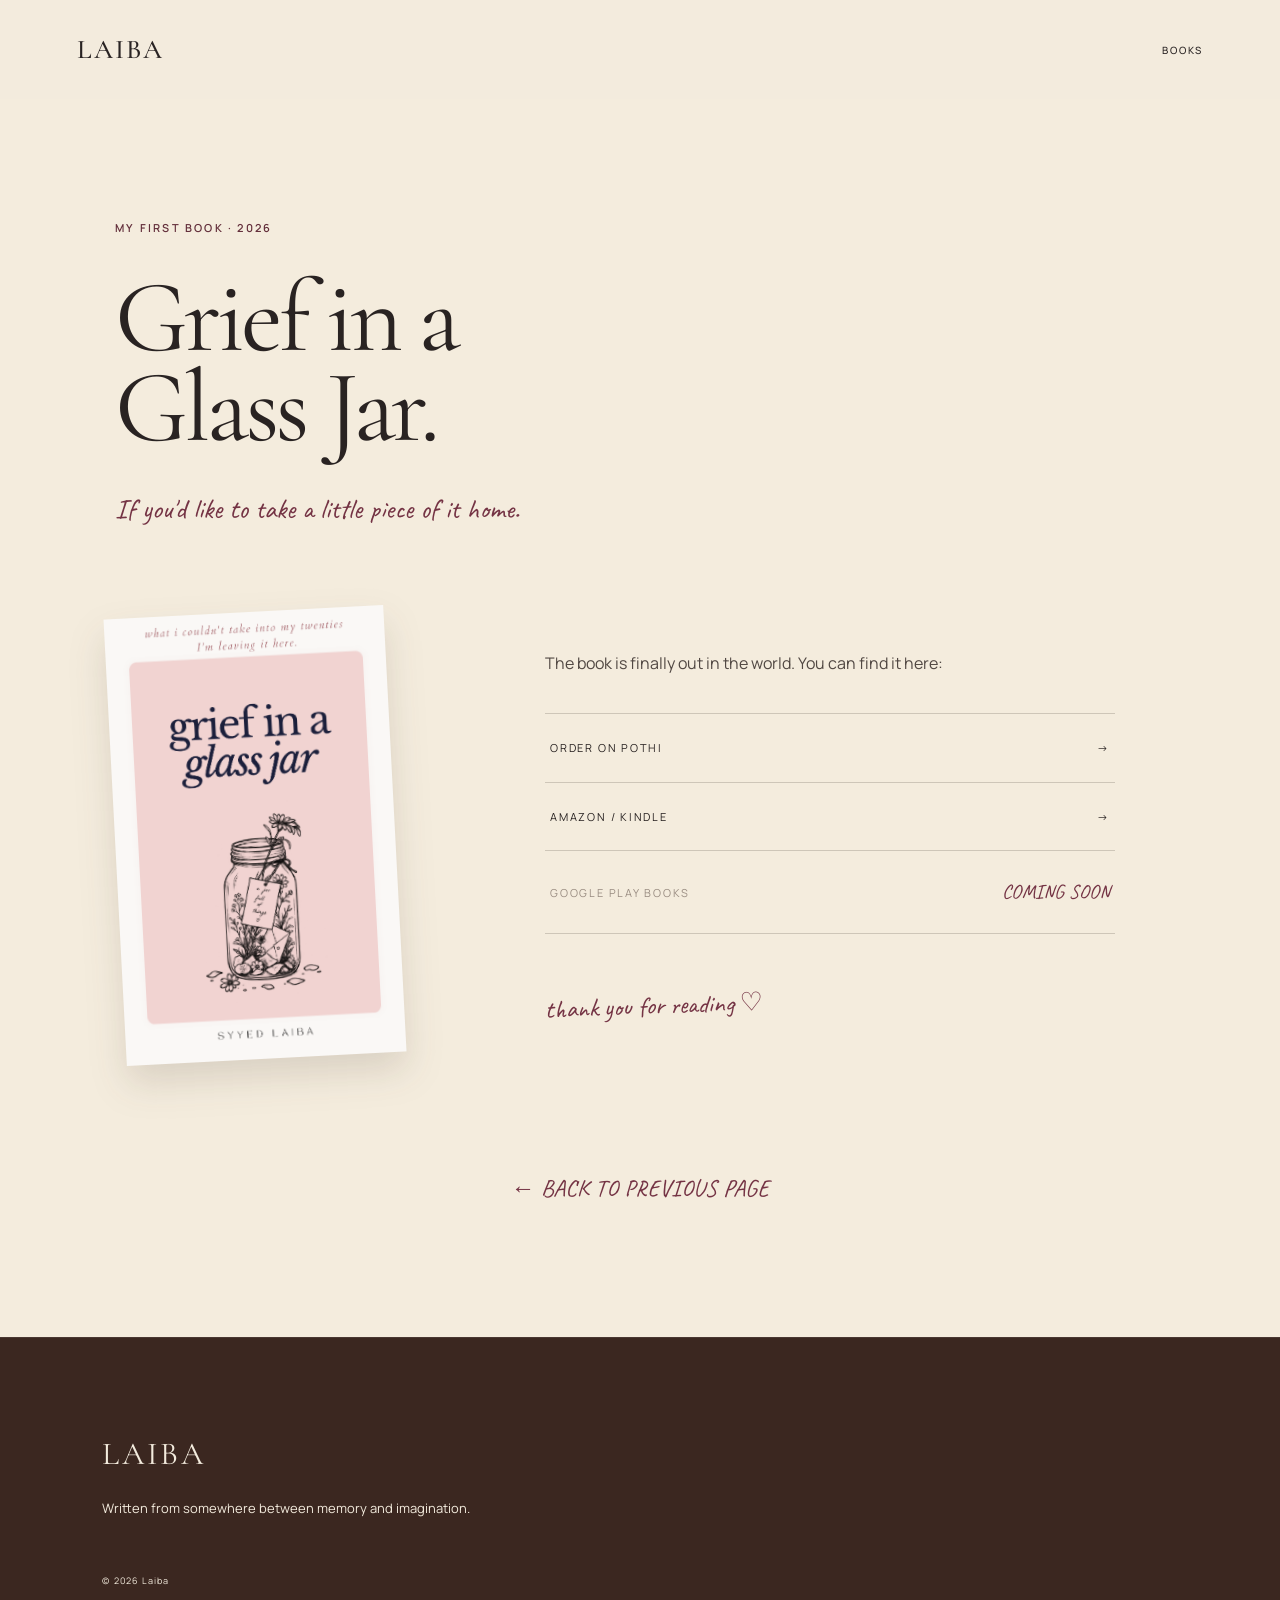
<file: book.html>
<!DOCTYPE html>
<html lang="en">

<head>
    <meta charset="UTF-8">
    <meta name="viewport" content="width=device-width, initial-scale=1.0">

    <title>Grief in a Glass Jar | Laiba</title>

    <link rel="preconnect" href="https://fonts.googleapis.com">
    <link rel="preconnect" href="https://fonts.gstatic.com" crossorigin>

    <link href="https://fonts.googleapis.com/css2?family=Caveat:wght@400;500&family=Cormorant+Garamond:wght@400;500;600&family=Manrope:wght@400;500;600&display=swap" rel="stylesheet">

    <link rel="stylesheet" href="style.css">
</head>

<body>

    <header class="navbar">

        <a href="index.html" class="logo">LAIBA</a>

        <nav>
            <a href="index.html#book">BOOKS</a>

    </header>


    <main class="book-links-page">

        <p class="section-label">
            MY FIRST BOOK · 2026
        </p>

        <h1>
            Grief in a<br>
            Glass Jar.
        </h1>

        <p class="book-links-note">
            If you'd like to take a little piece of it home.
        </p>


        <div class="book-links-layout">

            <div class="book-links-cover">

                <img
                    src="assets/images/grief in a glass jar.png"
                    alt="Grief in a Glass Jar by Syed Laiba"
                >

            </div>


            <div class="book-links-content">

                <p class="book-links-intro">
                    The book is finally out in the world.
                    You can find it here:
                </p>


                <div class="book-store-links">

                    <a
                        href="https://store.pothi.com/book/syyed-laiba-grief-glass-jar/"
                        target="_blank"
                        rel="noopener"
                        class="book-store-link"
                    >
                        <span>
                            ORDER ON POTHI
                        </span>

                        <span>→</span>
                    </a>


                    <a
                        href="https://a.co/d/0iZqMCQK"
                        target="_blank"
                        rel="noopener"
                        class="book-store-link"
                    >
                        <span>
                            AMAZON / KINDLE
                        </span>

                        <span>→</span>
                    </a>


                    <div class="book-store-link coming-soon">

                        <span>
                            GOOGLE PLAY BOOKS
                        </span>

                        <span>
                            COMING SOON
                        </span>

                    </div>

                </div>


                <p class="book-links-handwritten">
                    thank you for reading ♡
                </p>

            </div>

        </div>


        <a href="index.html#book" class="book-back">
            ← BACK TO PREVIOUS PAGE
        </a>

    </main>


    <footer>

        <div class="footer-name">
            LAIBA
        </div>

        <p class="footer-line">
            Written from somewhere between
            memory and imagination.
        </p>

        <div class="footer-bottom">

            <span>© 2026 Laiba</span>

        </div>

    </footer>

</body>

</html>
</file>
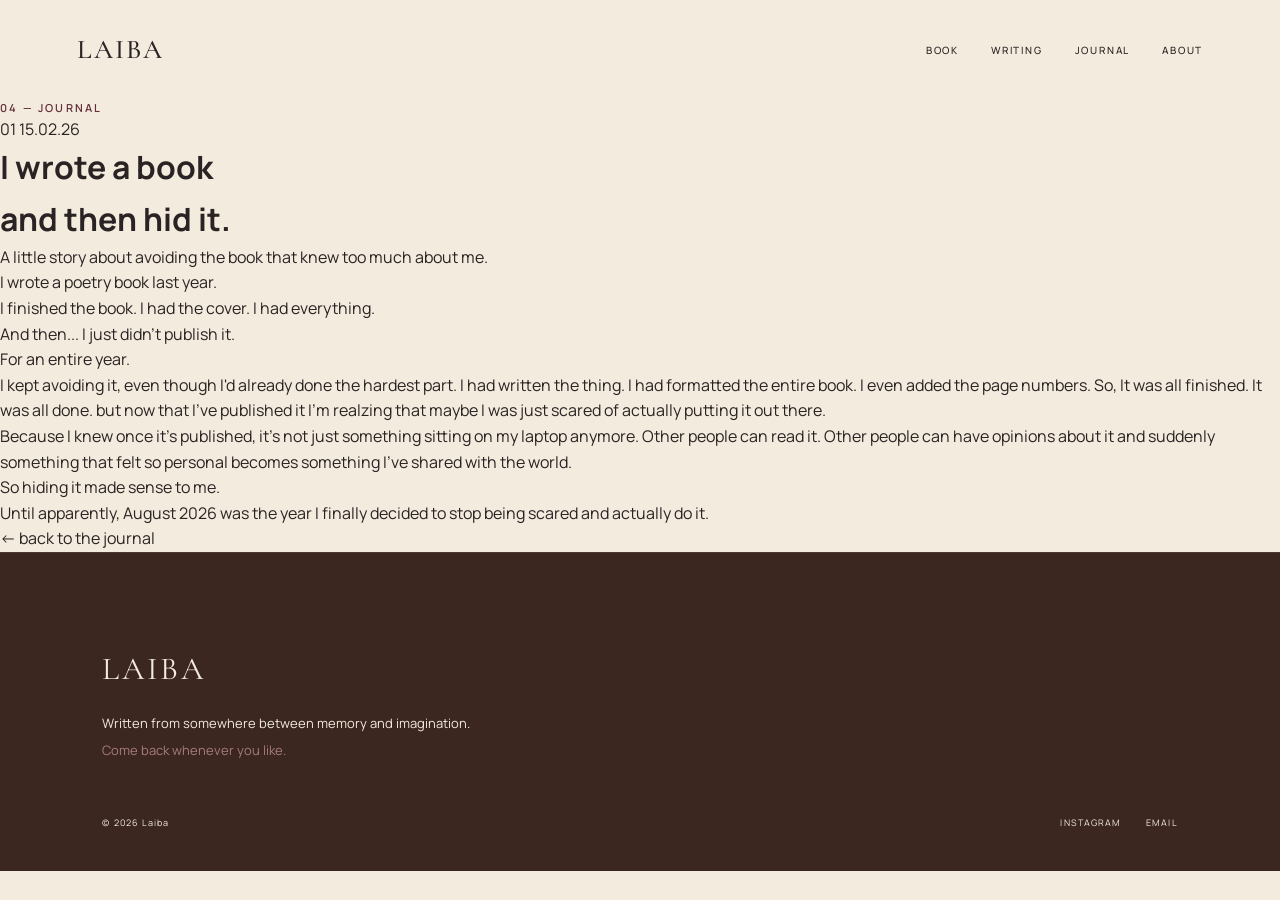
<file: journal-01.html>
<!DOCTYPE html>
<html lang="en">

<head>

    <meta charset="UTF-8">

    <meta name="viewport" content="width=device-width, initial-scale=1.0">

    <title>I wrote a book and then hid it. | Laiba</title>

    <link rel="preconnect" href="https://fonts.googleapis.com">
    <link rel="preconnect" href="https://fonts.gstatic.com" crossorigin>

    <link href="https://fonts.googleapis.com/css2?family=Caveat:wght@400;500&family=Cormorant+Garamond:wght@400;500;600&family=Manrope:wght@400;500;600&display=swap" rel="stylesheet">

    <link rel="stylesheet" href="style.css">

</head>


<body class="journal-page">


    <!-- NAVIGATION -->

    <header class="navbar">

        <a href="index.html" class="logo">
            LAIBA
        </a>

        <nav>

            <a href="index.html#book">
                BOOK
            </a>

            <a href="index.html#writing">
                WRITING
            </a>

            <a href="index.html#journal">
                JOURNAL
            </a>

            <a href="index.html#about">
                ABOUT
            </a>

        </nav>

    </header>



    <!-- JOURNAL ARTICLE -->

    <main class="journal-article">

        <p class="section-label">
            04 — JOURNAL
        </p>


        <div class="journal-article-meta">

            <span>
                01
            </span>

            <span>
                15.02.26
            </span>

        </div>


        <h1>
            I wrote a book<br>
            and then hid it.
        </h1>


        <p class="journal-article-intro">
            A little story about avoiding the book
            that knew too much about me.
        </p>


        <div class="journal-divider"></div>


       <article class="journal-writing">

    <p>
        I wrote a poetry book last year.
    </p>


    <p>
        I finished the book.
        I had the cover.
        I had everything.
    </p>


    <p>
        And then... I just didn't publish it.
    </p>


    <p>
        For an entire year.
    </p>


    <p>
        I kept avoiding it, even though I'd already
        done the hardest part.
        I had written the thing. I had formatted the entire book. I even added the page numbers.
        So, It was all finished. It was all done. but now that I've published it I'm realzing that maybe I was just scared of actually
        putting it out there.
    </p>


    <p>
        Because I knew once it's published, it's not just
        something sitting on my laptop anymore. Other people can read it.
        Other people can have opinions about it and suddenly something that felt so personal
        becomes something I've shared with the world.
    </p>


    <p>
        So hiding it made sense to me.
    </p>


    <p>
        Until apparently, August 2026 was the year
        I finally decided to stop being scared
        and actually do it.
    </p>

</article>

        <div class="journal-back">

            <a href="index.html#journal">
                ← back to the journal
            </a>

        </div>

    </main>



    <!-- FOOTER -->

    <footer>

        <div class="footer-name">
            LAIBA
        </div>

        <p class="footer-line">
            Written from somewhere between
            memory and imagination.
        </p>

        <p class="footer-goodbye">
            Come back whenever you like.
        </p>

        <div class="footer-bottom">

            <span>
                © 2026 Laiba
            </span>

            <div class="footer-links">

                <a href="#" target="_blank">
                    INSTAGRAM
                </a>

                <a href="mailto:thesyyedlaiba@email.com">
                    EMAIL
                </a>

            </div>

        </div>

    </footer>


</body>

</html>
</file>
<file: style.css>
:root {
    --paper: #F3EBDD;
    --ink: #292323;
    --cocoa: #463735;
    --wine: #632F3B;
    --rose: #A77B7B;
    --gold: #D7B978;
}


* {
    margin: 0;
    padding: 0;
    box-sizing: border-box;
}


html {
    scroll-behavior: smooth;
}


body {
    background: var(--paper);
    color: var(--ink);
    font-family: "Manrope", sans-serif;
    line-height: 1.6;
}
h2,
h3 {
    font-family: "Cormorant Garamond", serif;
    font-weight: 400;
}
a {
    color: inherit;
    text-decoration: none;
}


/* NAVIGATION */

.navbar {
    width: 100%;
    padding: 28px 6vw;

    display: flex;
    justify-content: space-between;
    align-items: center;
}


.logo {
    font-family: "Cormorant Garamond", serif;
    font-size: 27px;
    font-weight: 500;
    letter-spacing: 0.08em;
}


nav {
    display: flex;
    gap: 32px;
}


nav a {
    font-family: "Manrope", sans-serif;
    font-size: 10px;
    font-weight: 500;
    letter-spacing: 0.18em;
}

nav a:hover {
    color: var(--wine);
}


/* HERO */

.hero {
    min-height: 88vh;
    padding: 8vh 6vw;

    display: grid;
    grid-template-columns: 1fr 1fr;

    align-items: center;
    gap: 8vw;
}


.eyebrow,
.section-label {
    font-family: "Manrope", sans-serif;
    font-size: 11px;
    font-weight: 600;
    letter-spacing: 0.2em;
    color: var(--wine);
}

.intro .section-label {
    color: var(--gold);
    font-size: 11px;
}
.hero h1 {
    margin-top: 25px;

    font-family: "Cormorant Garamond", serif;
    font-size: clamp(55px, 7vw, 105px);
    font-weight: 400;
    line-height: 0.88;
    letter-spacing: -0.025em;
}


.hero-description {
    max-width: 420px;
    margin-top: 38px;

    font-family: "Manrope", sans-serif;
    font-size: 15px;
    line-height: 1.8;

    color: var(--cocoa);
}


.hero-button {
    display: inline-block;

    margin-top: 35px;
    padding: 15px 25px;

    background: var(--wine);
    color: var(--paper);

    font-family: "Manrope", sans-serif;
    font-size: 9px;
    font-weight: 600;
    letter-spacing: 0.18em;

    transition: all 0.3s ease;
}

.hero-button:hover {
    background: var(--ink);
    transform: translateY(-2px);
}


.hero-button:hover {
    background: var(--ink);
}


/* HERO PLACEHOLDER */

/* WRITER'S ARCHIVE */

.hero-visual {
    display: flex;
    justify-content: center;
    align-items: center;
    position: relative;
}

.hero-swan {
    position: absolute;

    width: 210px;
    height: auto;

    left: -10px;
    bottom: -25px;

    z-index: 3;

    transform: rotate(-5deg);

    filter: drop-shadow(0 8px 12px rgba(41, 35, 35, 0.08));

    pointer-events: none;
}

.archive-frame {
    width: min(460px, 88%);
    position: relative;

    transform: rotate(2deg);
}

.archive-photo {
    width: 100%;
    aspect-ratio: 4 / 5;

    object-fit: cover;
    object-position: center 25%;

    display: block;

    filter: saturate(0.82) contrast(0.95);

    border: 10px solid var(--paper);
    box-shadow: 0 18px 45px rgba(41, 35, 35, 0.15);
}

/* LITTLE ARCHIVE LABEL */

.photo-signature {
    position: absolute;

    right: 18px;
    bottom: 14px;

    font-family: "Caveat", cursive;
    font-size: 24px;

    color: var(--rose);

    transform: rotate(-6deg);

    z-index: 2;
}
/* INTRO */

.intro {
    padding: 18vh 15vw;

    background: var(--ink);
    color: var(--paper);
}


.intro h2 {
    max-width: 1000px;
    margin-top: 35px;

    font-family: "Cormorant Garamond", serif;
    font-size: clamp(42px, 5.5vw, 78px);
    font-weight: 400;
    line-height: 1.02;
    letter-spacing: -0.015em;
}

/* BOOK */

.book-section {
    padding: 17vh 8vw;
    background: var(--paper);
}


.book-heading {
    margin-top: 25px;

    display: flex;
    justify-content: space-between;
    align-items: flex-end;

    gap: 40px;
}


.book-section h2 {
    font-family: "Cormorant Garamond", serif;
    font-size: clamp(55px, 7vw, 105px);
    font-weight: 400;
    line-height: 0.88;
    letter-spacing: -0.025em;

    color: var(--wine);
}


.book-note {
    margin-bottom: 8px;

    font-family: "Caveat", cursive;
    font-size: 25px;

    color: var(--rose);

    transform: rotate(-4deg);
}


.book-content {
    margin-top: 100px;

    display: grid;
    grid-template-columns: 0.9fr 1.1fr;

    align-items: center;

    gap: 10vw;
}


.book-cover-area {
    position: relative;

    display: flex;
    justify-content: center;
}


.book-cover-placeholder {
    width: min(350px, 80%);
    aspect-ratio: 2 / 3;

    background: var(--cocoa);
    color: var(--paper);

    display: flex;
    justify-content: center;
    align-items: center;

    text-align: center;

    font-family: "Cormorant Garamond", serif;
    font-size: 28px;
    line-height: 1.05;

    padding: 40px;

    transform: rotate(-3deg);

    box-shadow: 12px 18px 35px rgba(41, 35, 35, 0.14);
}
.book-cover {
    width: min(375px, 82%);
    aspect-ratio: 2 / 3;

    object-fit: cover;
    display: block;

    transform: rotate(-3deg);

    box-shadow: 12px 18px 35px rgba(41, 35, 35, 0.14);
}

.book-year {
    position: absolute;

    bottom: -25px;
    right: 5%;

    font-family: "Manrope", sans-serif;
    font-size: 9px;
    font-weight: 600;
    letter-spacing: 0.15em;

    color: var(--wine);
}


.book-description {
    max-width: 550px;
}


.book-description p {
    margin-bottom: 22px;

    font-family: "Manrope", sans-serif;
    font-size: 15px;
    line-height: 1.8;

    color: var(--cocoa);
}


.book-description .book-ending {
    margin-top: 35px;

    font-family: "Cormorant Garamond", serif;
    font-size: 29px;
    line-height: 1.1;

    color: var(--wine);
}


.book-description .book-release {
    margin-top: 30px;

    font-family: "Cormorant Garamond", serif;
    font-size: 24px;
    line-height: 1.25;

    color: var(--ink);
}


.book-link {
    display: inline-block;

    margin-top: 20px;

    font-family: "Manrope", sans-serif;
    font-size: 10px;
    font-weight: 600;
    letter-spacing: 0.18em;

    color: var(--wine);

    transition: transform 0.3s ease;
}


.book-link:hover {
    transform: translateX(5px);
}




    /* BOOK */

    

  
/* =========================
   BOOK LINKS PAGE
========================= */

.book-links-page {
    min-height: 100vh;
    padding: 120px 9vw 130px;
    background: #f4ecdd;
    box-sizing: border-box;
}

.book-links-page .section-label {
    margin-bottom: 35px;
}

.book-links-page h1 {
    font-family: "Cormorant Garamond", serif;
    font-size: clamp(70px, 8vw, 120px);
    font-weight: 400;
    line-height: 0.88;
    letter-spacing: -0.04em;
    margin: 0;
    color: #292322;
}

.book-links-note {
    font-family: "Caveat", cursive;
    font-size: 28px;
    color: #743344;
    margin: 35px 0 80px;
}


/* COVER + LINKS */

.book-links-layout {
    display: grid;
    grid-template-columns: 320px 1fr;
    gap: 110px;
    align-items: center;
    max-width: 1050px;
    margin: 0 auto;
}


/* BOOK */

.book-links-cover {
    width: 280px;
    transform: rotate(-3deg);
    filter: drop-shadow(0 18px 18px rgba(55, 42, 32, 0.14));
}

.book-links-cover img {
    display: block;
    width: 100%;
    height: auto;
}


/* LINKS */

.book-links-content {
    max-width: 570px;
}

.book-links-intro {
    font-family: "Manrope", sans-serif;
    font-size: 16px;
    line-height: 1.8;
    color: #514843;
    margin-bottom: 35px;
}


.book-store-links {
    border-top: 1px solid rgba(55, 45, 38, 0.2);
}


.book-store-link {
    display: flex;
    justify-content: space-between;
    align-items: center;

    padding: 25px 5px;

    border-bottom: 1px solid rgba(55, 45, 38, 0.2);

    color: #292322;
    text-decoration: none;

    font-family: "Manrope", sans-serif;
    font-size: 11px;
    letter-spacing: 0.16em;

    transition:
        padding-left 0.25s ease,
        color 0.25s ease;
}

.book-store-link:hover {
    padding-left: 12px;
    color: #743344;
}


/* GOOGLE PLAY */

.book-store-link.coming-soon {
    color: #9a8d82;
    cursor: default;
}

.book-store-link.coming-soon:hover {
    padding-left: 5px;
    color: #9a8d82;
}

.book-store-link.coming-soon span:last-child {
    font-family: "Caveat", cursive;
    font-size: 20px;
    letter-spacing: 0;
    color: #743344;
}


/* LITTLE HANDWRITTEN LINE */

.book-links-handwritten {
    font-family: "Caveat", cursive;
    font-size: 26px;
    color: #743344;
    margin-top: 45px;
    transform: rotate(-2deg);
}


/* BACK */

.book-back {
    display: block;
    width: fit-content;
    margin: 110px auto 0;

    color: #743344;
    text-decoration: none;

    font-family: "Caveat", cursive;
    font-size: 24px;
}

.book-back:hover {
    text-decoration: underline;
}


/* MOBILE */

@media (max-width: 750px) {

    .book-links-page {
        padding: 90px 7vw 100px;
    }

    .book-links-page h1 {
        font-size: 70px;
    }

    .book-links-layout {
        grid-template-columns: 1fr;
        gap: 70px;
    }

    .book-links-cover {
        width: min(280px, 70vw);
        margin: 0 auto;
    }

    .book-links-content {
        max-width: none;
    }

}
/* =========================================
   UPCOMING BOOKS
   ========================================= */

.upcoming-books-section {
    background: #f4ecdc;

    padding: 120px 8% 150px;

    display: grid;
    grid-template-columns: 30% 70%;

    gap: 40px;

    overflow: hidden;
}


/* HEADING */

.upcoming-books-heading {
    padding-top: 20px;
}

.upcoming-books-heading h2 {
    font-family: "Cormorant Garamond", serif;

    font-size: clamp(55px, 5vw, 85px);

    font-weight: 400;

    line-height: .9;

    letter-spacing: -2px;

    margin: 45px 0 0;
}

.upcoming-books-note {
    font-family: "Caveat", cursive;

    font-size: 24px;

    line-height: 1;

    color: #713442;

    margin-top: 40px;

    transform: rotate(-4deg);

    display: inline-block;
}


/* BOOK GRID */

.upcoming-books-grid {
    display: grid;

    grid-template-columns: repeat(2, 1fr);

    gap: 70px;

    align-items: start;

    padding-top: 20px;
}


/* BOOK */

.upcoming-book {
    max-width: 330px;
}


/* PLACEHOLDER COVER */

.upcoming-book-cover {
    position: relative;

    width: 100%;

    aspect-ratio: 2 / 3;

    background: #faf8f1;

    border: 1px solid rgba(50, 40, 30, .12);

    box-shadow:
        0 12px 22px rgba(55, 45, 35, .10),
        0 3px 6px rgba(55, 45, 35, .06);

    display: flex;

    flex-direction: column;

    align-items: center;

    justify-content: center;

    text-align: center;

    overflow: hidden;

    transition:
        transform .35s ease,
        box-shadow .35s ease;
}


/* SLIGHTLY DIFFERENT PAPER TILT */

.four-walls-cover {
    transform: rotate(-2deg);
}

.universe-cover {
    transform: rotate(2deg);

    background: #faf8f1;
}


/* HOVER */

.upcoming-book:hover .four-walls-cover {
    transform: rotate(-1deg) translateY(-6px);
}

.upcoming-book:hover .universe-cover {
    transform: rotate(1deg) translateY(-6px);
}

.upcoming-book:hover .upcoming-book-cover {
    box-shadow:
        0 18px 30px rgba(55, 45, 35, .14),
        0 4px 8px rgba(55, 45, 35, .08);
}


/* COVER TYPOGRAPHY */

.placeholder-title {
    font-family: "Cormorant Garamond", serif;

    font-size: clamp(22px, 2.2vw, 32px);

    line-height: .95;

    letter-spacing: .04em;

    color: #292323;

    max-width: 85%;
}


.placeholder-small {
    font-family: "Caveat", cursive;

    font-size: 17px;

    color: #713442;

    margin-bottom: 25px;

    transform: rotate(-4deg);
}


.placeholder-author {
    position: absolute;

    bottom: 35px;

    font-family: "Manrope", sans-serif;

    font-size: 8px;

    letter-spacing: .25em;

    color: #716963;
}


.placeholder-geese {
    position: absolute;

    bottom: 75px;

    font-family: "Caveat", cursive;

    font-size: 27px;

    color: #713442;

    opacity: .65;

    transform: rotate(-5deg);
}


/* BOOK INFO */

.upcoming-book-info {
    padding: 35px 5px 0;
}


.upcoming-book-genre {
    font-family: "Manrope", sans-serif;

    font-size: 9px;

    letter-spacing: .15em;

    color: #713442;

    margin-bottom: 18px;
}


.upcoming-book-info h3 {
    font-family: "Cormorant Garamond", serif;

    font-size: 32px;

    font-weight: 500;

    line-height: .95;

    margin: 0 0 17px;

    color: #292323;
}


.upcoming-book-info > p:not(.upcoming-book-genre) {
    font-family: "Manrope", sans-serif;

    font-size: 11px;

    line-height: 1.6;

    color: #7b726b;

    max-width: 270px;

    margin-bottom: 22px;
}


/* STATUS */

.upcoming-status {
    font-family: "Caveat", cursive;

    font-size: 20px;

    color: #713442;

    transform: rotate(-2deg);

    display: inline-block;
}


/* =========================================
   UPCOMING BOOKS MOBILE
   ========================================= */

@media (max-width: 800px) {

    .upcoming-books-section {
        display: block;

        padding:
            90px
            22px
            110px;
    }


    .upcoming-books-heading {
        margin-bottom: 65px;
    }


    .upcoming-books-heading h2 {
        font-size: 62px;

        margin-top: 30px;

        letter-spacing: -1.5px;
    }


    .upcoming-books-note {
        font-size: 22px;

        margin-top: 30px;
    }


    .upcoming-books-grid {
        grid-template-columns: 1fr;

        gap: 85px;

        padding-top: 0;

        justify-items: center;
    }


    .upcoming-book {
        width: min(330px, 82vw);

        max-width: none;
    }


    .upcoming-book-cover {
        width: 100%;
    }


    .upcoming-book-info {
        padding-top: 32px;
    }


    .upcoming-book-info h3 {
        font-size: 31px;
    }


    .upcoming-book-info > p:not(.upcoming-book-genre) {
        font-size: 11px;

        max-width: 290px;
    }

}
/* =========================================
   MOBILE RESPONSIVE STYLES
   ========================================= */

@media (max-width: 800px) {

    /* NAVIGATION */

    .navbar {
        padding: 24px 7vw;
    }

    .logo {
        font-size: 24px;
    }

    nav {
        gap: 18px;
    }

    nav a {
        font-size: 9px;
        letter-spacing: 0.14em;
    }


    /* HERO */

    .hero {
        min-height: auto;
        padding: 8vh 7vw 12vh;

        display: flex;
        flex-direction: column;

        align-items: flex-start;
        gap: 70px;
    }

    .hero-text {
        width: 100%;
    }

    .eyebrow,
    .section-label {
        font-size: 9px;
        letter-spacing: 0.16em;
    }

    .hero h1 {
        margin-top: 22px;

        font-size: clamp(55px, 17vw, 82px);
        line-height: 0.9;
    }

    .hero-description {
        max-width: 330px;

        margin-top: 30px;

        font-size: 14px;
        line-height: 1.75;
    }

    .hero-button {
        margin-top: 30px;
        padding: 14px 21px;

        font-size: 8px;
    }


    /* HERO IMAGE */

    .hero-visual {
        width: 100%;
        justify-content: center;
    }

    .archive-frame {
        width: min(390px, 88vw);
    }

    .archive-photo {
        border-width: 8px;
    }

    .hero-swan {
        width: 150px !important;
        left: -5px;
        bottom: -18px;
    }

    .photo-signature {
        right: 12px;
        bottom: 10px;
        font-size: 20px;
    }


    /* BOOK SECTION */

    .book-section {
        padding: 13vh 7vw 15vh;
    }

    .book-heading {
        display: block;
    }

    .book-section h2 {
        margin-top: 25px;

        font-size: clamp(55px, 15vw, 82px);
        line-height: 0.9;
    }

    .book-note {
        margin-top: 28px;
        font-size: 23px;
    }

    .book-content {
        margin-top: 65px;

        display: flex;
        flex-direction: column;

        gap: 60px;
    }

    .book-cover-area {
        width: 100%;
    }

    .book-cover,
    .book-cover-placeholder {
        width: min(330px, 78vw);
    }

    .book-year {
        right: 7%;
        bottom: -22px;
    }

    .book-description {
        max-width: 100%;
    }

    .book-description p {
        font-size: 14px;
    }


    /* UPCOMING BOOKS */

    .upcoming-books-section {
        display: block;

        padding:
            90px
            22px
            110px;
    }

    .upcoming-books-heading {
        margin-bottom: 65px;
    }

    .upcoming-books-heading h2 {
        font-size: 62px;
        margin-top: 30px;
        letter-spacing: -1.5px;
    }

    .upcoming-books-note {
        font-size: 22px;
        margin-top: 30px;
    }

    .upcoming-books-grid {
        grid-template-columns: 1fr;

        gap: 85px;

        padding-top: 0;

        justify-items: center;
    }

    .upcoming-book {
        width: min(330px, 82vw);
        max-width: none;
    }

    .upcoming-book-cover {
        width: 100%;
    }

    .upcoming-book-info {
        padding-top: 32px;
    }

    .upcoming-book-info h3 {
        font-size: 31px;
    }

    .upcoming-book-info > p:not(.upcoming-book-genre) {
        font-size: 11px;
        max-width: 290px;
    }
}

}

/* =========================================
   FOOTER
   ========================================= */

footer {
    padding: 90px 8vw 40px;

    background: var(--paper);
    color: var(--ink);

    border-top: 1px solid rgba(55, 45, 38, 0.12);
}

.footer-name {
    font-family: "Cormorant Garamond", serif;
    font-size: 32px;
    letter-spacing: 0.08em;
}

.footer-line,
.footer-goodbye {
    font-family: "Manrope", sans-serif;
    font-size: 13px;
    line-height: 1.7;
}

.footer-line {
    margin-top: 18px;
}

.footer-goodbye {
    margin-top: 5px;
    color: var(--rose);
}

.footer-bottom {
    margin-top: 55px;

    display: flex;
    justify-content: space-between;
    align-items: center;

    font-family: "Manrope", sans-serif;
    font-size: 9px;
    letter-spacing: 0.12em;
}

.footer-links {
    display: flex;
    gap: 25px;
}

.footer-links a {
    transition: color 0.25s ease;
}

.footer-links a:hover {
    color: var(--wine);
}


/* =========================================
   MOBILE FOOTER
   ========================================= */

@media (max-width: 800px) {

    footer {
        padding: 80px 7vw 35px;
    }

    .footer-name {
        font-size: 28px;
    }

    .footer-line,
    .footer-goodbye {
        font-size: 12px;
        line-height: 1.7;
        max-width: 280px;
    }

    .footer-line {
        margin-top: 18px;
    }

    .footer-goodbye {
        margin-top: 8px;
    }

    .footer-bottom {
        margin-top: 45px;

        display: flex;
        flex-direction: column;

        align-items: flex-start;

        gap: 18px;

        font-size: 9px;
        letter-spacing: 0.12em;
    }

    .footer-links {
        display: flex;
        gap: 22px;
    }

}
/* =========================================
   FINAL FOOTER FIX
   ========================================= */

footer {
    padding: 90px 8vw 40px;
    background: #3B2720;
    color: #F3EBDD;
    border-top: 1px solid rgba(255, 255, 255, 0.08);
}

.footer-name {
    font-family: "Cormorant Garamond", serif;
    font-size: 32px;
    letter-spacing: 0.08em;
}

.footer-line,
.footer-goodbye {
    font-family: "Manrope", sans-serif;
    font-size: 13px;
    line-height: 1.7;
}

.footer-line {
    margin-top: 18px;
}

.footer-goodbye {
    margin-top: 5px;
    color: var(--rose);
}

.footer-bottom {
    margin-top: 55px;
    display: flex;
    justify-content: space-between;
    align-items: center;
    font-family: "Manrope", sans-serif;
    font-size: 9px;
    letter-spacing: 0.12em;
}

.footer-links {
    display: flex;
    gap: 25px;
}

.footer-links a {
    transition: color 0.25s ease;
}

.footer-links a:hover {
    color: var(--wine);
}


/* MOBILE FOOTER */

@media (max-width: 800px) {

    footer {
        padding: 75px 7vw 35px !important;
    }

    .footer-name {
        font-size: 28px;
    }

    .footer-line,
    .footer-goodbye {
        font-size: 12px;
        max-width: 280px;
    }

    .footer-bottom {
        margin-top: 45px;
        flex-direction: column;
        align-items: flex-start;
        gap: 18px;
    }

    .footer-links {
        gap: 22px;
    }
}
</file>
